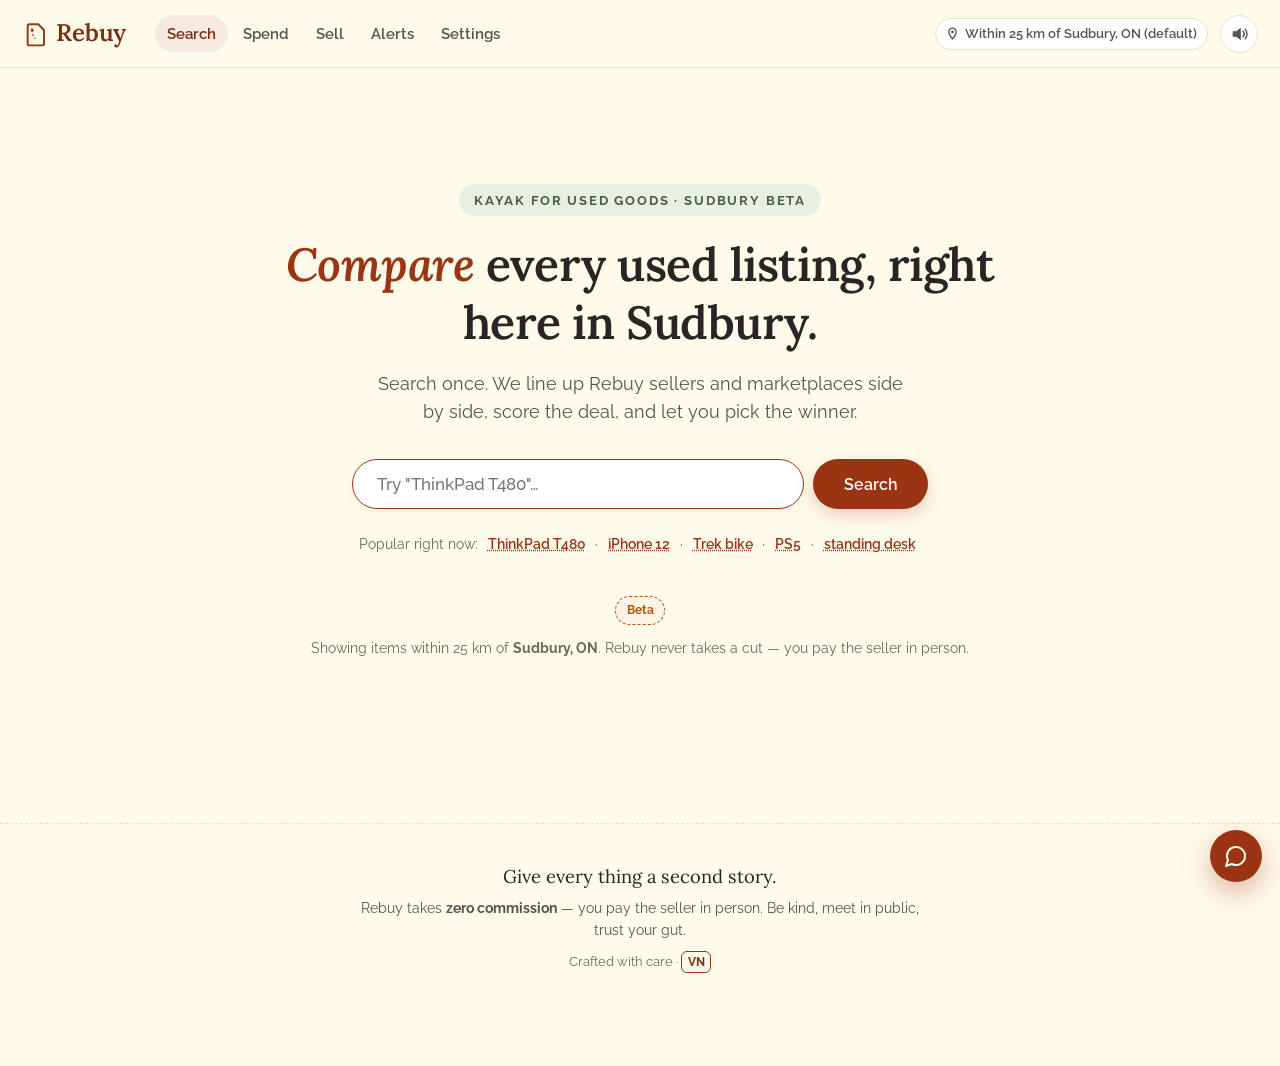
<file: index.html>
<!DOCTYPE html>
<html lang="en">
<head>
<meta charset="utf-8">
<meta name="viewport" content="width=device-width, initial-scale=1">
<title>Rebuy — Compare used listings around Sudbury</title>
<meta name="description" content="Rebuy is a calm comparison engine for used goods in the Sudbury, Ontario area. Search once, compare Rebuy sellers, eBay and the second-hand web side by side, and see the true deal.">
<link rel="preconnect" href="https://fonts.googleapis.com">
<link rel="preconnect" href="https://fonts.gstatic.com" crossorigin>
<link href="https://fonts.googleapis.com/css2?family=Lora:wght@500;600&family=Raleway:wght@400;500;600;700&display=swap" rel="stylesheet">
<link rel="stylesheet" href="styles.css">
</head>
<body>
<a class="skip" href="#view">Skip to content</a>

<header class="site-header">
  <a class="brand" href="#/" aria-label="Rebuy home">
    <span class="brand-mark" aria-hidden="true">
      <svg viewBox="0 0 32 32" width="26" height="26"><path d="M9 4h11l7 7v17a2 2 0 0 1-2 2H9a2 2 0 0 1-2-2V6a2 2 0 0 1 2-2z" fill="none" stroke="currentColor" stroke-width="2.4"/><circle cx="12.5" cy="11" r="1.8" fill="currentColor"/><path d="M12.5 11c0 5 1.5 8 4 10.5" fill="none" stroke="currentColor" stroke-width="1.6" stroke-dasharray="2.5 2.5"/></svg>
    </span>
    <span class="brand-word">Rebuy</span>
  </a>
  <nav class="site-nav" aria-label="Primary">
    <a href="#/" data-nav="home">Search</a>
    <a href="#/spend" data-nav="spend">Spend</a>
    <a href="#/sell" data-nav="sell">Sell</a>
    <a href="#/alerts" data-nav="alerts">Alerts <span class="nav-dot" id="alertsDot" hidden></span></a>
    <a href="#/settings" data-nav="settings">Settings</a>
  </nav>
  <div class="header-right">
    <a class="location-pill" id="locationPill" href="#/settings" title="Your search area — change radius in Settings">
      <svg viewBox="0 0 16 16" width="13" height="13" aria-hidden="true"><path d="M8 1.5a4.5 4.5 0 0 1 4.5 4.5c0 3.2-4.5 8.5-4.5 8.5S3.5 9.2 3.5 6A4.5 4.5 0 0 1 8 1.5z" fill="none" stroke="currentColor" stroke-width="1.6"/><circle cx="8" cy="6" r="1.6" fill="currentColor"/></svg>
      <span class="pill-full" id="locationLabel">Sudbury, ON</span><span class="pill-short" id="locationLabelShort">25 km · Sudbury, ON</span>
    </a>
    <button class="icon-btn" id="muteBtn" type="button" aria-label="Toggle sound" title="Toggle sound">
      <svg id="soundOnIcon" viewBox="0 0 20 20" width="18" height="18" aria-hidden="true"><path d="M3 7v6h4l5 4V3L7 7H3z" fill="currentColor"/><path d="M14.5 7a4.5 4.5 0 0 1 0 6M16.8 4.8a7.5 7.5 0 0 1 0 10.4" fill="none" stroke="currentColor" stroke-width="1.6" stroke-linecap="round"/></svg>
      <svg id="soundOffIcon" viewBox="0 0 20 20" width="18" height="18" aria-hidden="true" hidden><path d="M3 7v6h4l5 4V3L7 7H3z" fill="currentColor"/><path d="M14 8l5 5m0-5l-5 5" stroke="currentColor" stroke-width="1.6" stroke-linecap="round"/></svg>
    </button>
  </div>
</header>

<main id="view" class="view" aria-live="polite"></main>

<!-- Compare tray -->
<div class="compare-tray" id="compareTray" hidden>
  <div class="tray-inner">
    <span class="tray-count"><strong id="trayCount">0</strong> selected</span>
    <span class="tray-hint">Pick 2–4 listings to compare side by side</span>
    <div class="tray-actions">
      <button class="btn btn-ghost" id="trayClear" type="button">Clear</button>
      <a class="btn btn-primary" id="trayGo" href="#/compare">Compare</a>
    </div>
  </div>
</div>

<!-- Modal root -->
<div class="modal-backdrop" id="modalBackdrop" hidden>
  <div class="modal" role="dialog" aria-modal="true" id="modalBox"></div>
</div>

<!-- Toasts -->
<div class="toast-region" id="toastRegion" aria-live="polite"></div>

<!-- Mobile tab bar (≤960px): the desktop nav hides there, so this keeps
     Search / Spend / Sell / Alerts / Settings reachable on phones. -->
<nav class="mobile-tabs" aria-label="Primary mobile">
  <a href="#/" data-nav="home">
    <svg viewBox="0 0 20 20" width="20" height="20" aria-hidden="true"><circle cx="9" cy="9" r="5.5" fill="none" stroke="currentColor" stroke-width="1.8"/><path d="M13.5 13.5L17 17" stroke="currentColor" stroke-width="1.8" stroke-linecap="round"/></svg>
    <span>Search</span>
  </a>
  <a href="#/spend" data-nav="spend">
    <svg viewBox="0 0 20 20" width="20" height="20" aria-hidden="true"><path d="M4 16V10M10 16V4M16 16v-4" fill="none" stroke="currentColor" stroke-width="1.8" stroke-linecap="round"/></svg>
    <span>Spend</span>
  </a>
  <a href="#/sell" data-nav="sell">
    <svg viewBox="0 0 20 20" width="20" height="20" aria-hidden="true"><path d="M3 3h7l9 9-7 7-9-9V3z" fill="none" stroke="currentColor" stroke-width="1.8" stroke-linejoin="round"/><circle cx="8" cy="8" r="1.6" fill="currentColor"/></svg>
    <span>Sell</span>
  </a>
  <a href="#/alerts" data-nav="alerts">
    <svg viewBox="0 0 20 20" width="20" height="20" aria-hidden="true"><path d="M10 3a5 5 0 0 1 5 5v3l1.5 2.5h-13L5 11V8a5 5 0 0 1 5-5z" fill="none" stroke="currentColor" stroke-width="1.8" stroke-linejoin="round"/><path d="M8.5 16.5a1.8 1.8 0 0 0 3 0" fill="none" stroke="currentColor" stroke-width="1.8" stroke-linecap="round"/></svg>
    <span>Alerts</span>
  </a>
  <a href="#/settings" data-nav="settings">
    <svg viewBox="0 0 20 20" width="20" height="20" aria-hidden="true"><circle cx="10" cy="10" r="2.6" fill="none" stroke="currentColor" stroke-width="1.8"/><path d="M10 2.5v2.6M10 14.9v2.6M2.5 10h2.6M14.9 10h2.6M4.7 4.7l1.8 1.8M13.5 13.5l1.8 1.8M15.3 4.7l-1.8 1.8M6.5 13.5l-1.8 1.8" stroke="currentColor" stroke-width="1.8" stroke-linecap="round"/></svg>
    <span>Settings</span>
  </a>
</nav>

<footer class="site-footer">
  <p class="footer-tag">Give every thing a second story.</p>
  <p class="footer-note">Rebuy takes <strong>zero commission</strong> — you pay the seller in person. Be kind, meet in public, trust your gut.</p>
  <p class="footer-sig">Crafted with care · <span class="vn">VN</span></p>
</footer>

<script src="js/geo.js"></script>
<script src="js/deals.js"></script>
<script src="js/offers.js"></script>
<script src="js/spend.js"></script>
<script src="js/store.js"></script>
<script src="js/seed.js"></script>
<script src="js/sound.js"></script>
<script src="js/charts.js"></script>
<script src="js/sources/adapter.js"></script>
<script src="js/sources/ebay.js"></script>
<script src="js/sources/google.js"></script>
<script src="js/sources/deeplinks.js"></script>
<script src="js/sources/rebuy.js"></script>
<script src="js/icons.js"></script>
<script src="js/faq-kb.js"></script>
<script src="js/chatbot.js"></script>
<script src="js/ui.js"></script>
<script src="js/app.js"></script>
</body>
</html>
</file>
<file: styles.css>
@import "vendor/open-props.min.css";
/* Rebuy — calm design system.
   Tokens: cream paper, deep terracotta, sage, amber. Lora + Raleway.
   Structure (radii, shadows, spacing) rides Open Props tokens;
   the calm palette stays bespoke. Restraint is the aesthetic:
   generous whitespace, soft shadows, one orchestrated motion moment
   per view, nothing that shouts. */

/* The `hidden` attribute must always win: several components (modal
   backdrop, compare tray) set `display` in their own rules, which would
   otherwise override the UA stylesheet and leave invisible overlays
   blocking the page. Bug found 2026-10-14. */
[hidden] { display: none !important; }

:root {
  --cream: #FFFBEB;
  --cream-deep: #FAF3E3;
  --card: #FFFFFF;
  --ink: #292524;
  --ink-soft: #57534E;
  --ink-faint: #6E6759; /* darkened 2026-10-14: was #8a8378 (3.6:1) — now 5.4:1 on cream, WCAG AA */
  --clay: #9A3412;
  --clay-deep: #7C2D12;
  --clay-soft: #F6E9E0;
  --sage: #5F7A61;
  --sage-deep: #47603f;
  --sage-soft: #E9EFE4;
  --amber: #B45309;
  --amber-soft: #FBF3E4;
  --blush: #F8F2EF;
  --line: #EBDFC9;
  --radius: var(--radius-3);
  --radius-sm: 12px;
  /* Warm-tinted shadows: Open Props shapes, Rebuy's terracotta soul. */
  --shadow-color: 18 55% 32%;
  --shadow: var(--shadow-2);
  --shadow-lift: var(--shadow-3);
  --ease: cubic-bezier(.22, .61, .36, 1);
}

* { box-sizing: border-box; }
html { scroll-behavior: smooth; }
body {
  margin: 0;
  background: var(--cream);
  color: var(--ink);
  font-family: Raleway, system-ui, sans-serif;
  font-size: 16px;
  line-height: 1.6;
  -webkit-font-smoothing: antialiased;
}
h1, h2, h3, .serif { font-family: Lora, Georgia, serif; font-weight: 600; line-height: 1.25; }
h1 { font-size: clamp(1.9rem, 4.5vw, 2.9rem); margin: 0 0 .4em; letter-spacing: -.01em; }
h2 { font-size: 1.45rem; margin: 0 0 .6em; }
h3 { font-size: 1.1rem; margin: 0 0 .4em; }
p { margin: 0 0 1em; }
a { color: var(--clay); }
img { max-width: 100%; display: block; }

.skip {
  position: absolute; left: -9999px; top: 0; background: var(--clay);
  color: #fff; padding: .6em 1em; border-radius: 0 0 10px 0; z-index: 200;
}
.skip:focus { left: 0; }

.view { max-width: 1180px; margin: 0 auto; padding: 2.2rem 1.4rem 4rem; min-height: 60vh; }
.view-narrow { max-width: 760px; }

/* ---------- header ---------- */
.site-header {
  display: flex; align-items: center; gap: 1.2rem;
  padding: .9rem 1.4rem;
  background: rgba(255, 251, 235, .92);
  backdrop-filter: blur(8px);
  border-bottom: 1px solid var(--line);
  position: sticky; top: 0; z-index: 50;
}
.brand { display: flex; align-items: center; gap: .5rem; text-decoration: none; color: var(--clay-deep); }
.brand-mark { display: inline-flex; color: var(--clay); }
.brand-word { font-family: Lora, serif; font-size: 1.5rem; font-weight: 600; letter-spacing: -.01em; }
.site-nav { display: flex; gap: .2rem; margin-left: .6rem; }
.site-nav a {
  text-decoration: none; color: var(--ink-soft); font-weight: 600; font-size: .93rem;
  padding: .45em .8em; border-radius: var(--radius-round); transition: background .15s var(--ease), color .15s;
  position: relative;
}
.site-nav a:hover { background: var(--blush); color: var(--ink); }
.site-nav a.active { background: var(--clay-soft); color: var(--clay-deep); }
.nav-dot {
  display: inline-block; width: 7px; height: 7px; border-radius: 50%;
  background: var(--sage); margin-left: 2px; vertical-align: 2px;
}
.header-right { margin-left: auto; display: flex; align-items: center; gap: .7rem; }
.location-pill {
  display: inline-flex; align-items: center; gap: .35rem;
  font-size: .82rem; font-weight: 600; color: var(--ink-soft);
  background: var(--card); border: 1px solid var(--line);
  padding: .35em .8em; border-radius: var(--radius-round);
}
.icon-btn {
  border: 1px solid var(--line); background: var(--card); color: var(--ink-soft);
  width: 38px; height: 38px; border-radius: 50%; cursor: pointer;
  display: inline-flex; align-items: center; justify-content: center;
  transition: transform .15s var(--ease), background .15s;
}
.icon-btn:hover { background: var(--blush); }
.icon-btn:active { transform: scale(.96); }

/* ---------- buttons / inputs ---------- */
.btn {
  display: inline-flex; align-items: center; justify-content: center; gap: .4em;
  font: 600 .95rem Raleway, sans-serif; border-radius: var(--radius-round); cursor: pointer;
  padding: .65em 1.4em; border: 1px solid transparent; text-decoration: none;
  transition: background .15s var(--ease), transform .12s var(--ease), box-shadow .15s;
}
.btn:active { transform: scale(.98); }
.btn-primary { background: var(--clay); color: #fff; box-shadow: 0 6px 18px rgba(154,52,18,.22); }
.btn-primary:hover { background: var(--clay-deep); }
.btn-ghost { background: transparent; color: var(--clay-deep); border-color: var(--line); }
.btn-ghost:hover { background: var(--blush); }
.btn-soft { background: var(--sage-soft); color: var(--sage-deep); }
.btn-soft:hover { background: #dde8d6; }
.btn-sm { padding: .4em 1em; font-size: .86rem; }
.btn[disabled] { opacity: .5; cursor: not-allowed; }

input[type="text"], input[type="number"], input[type="search"], select, textarea {
  font: 500 1rem Raleway, sans-serif; color: var(--ink);
  background: var(--card); border: 1.5px solid var(--line); border-radius: var(--radius-sm);
  padding: .65em .9em; width: 100%;
  transition: border-color .15s, box-shadow .15s;
}
input:focus, select:focus, textarea:focus {
  outline: none; border-color: var(--clay); box-shadow: 0 0 0 3px rgba(154,52,18,.12);
}
label.field { display: block; margin-bottom: 1rem; }
label.field > span { display: block; font-weight: 600; font-size: .88rem; margin-bottom: .35em; color: var(--ink-soft); }
.hint { font-size: .84rem; color: var(--ink-faint); }

/* ---------- homepage hero ---------- */
.hero { text-align: center; padding: 9vh 1rem 6vh; animation: rise .5s var(--ease) both; }
.hero-eyebrow {
  display: inline-block; font-size: .82rem; font-weight: 700; letter-spacing: .14em;
  text-transform: uppercase; color: var(--sage-deep);
  background: var(--sage-soft); padding: .4em 1.1em; border-radius: var(--radius-round); margin-bottom: 1.2rem;
}
.hero h1 .word-compare { color: var(--clay); font-style: italic; }
.hero .tagline { font-size: 1.12rem; color: var(--ink-soft); max-width: 34rem; margin: 0 auto 2rem; }
.search-hero { display: flex; gap: .6rem; max-width: 36rem; margin: 0 auto; }
.search-hero input[type="search"] {
  border-radius: var(--radius-round); padding: .85em 1.4em; font-size: 1.05rem;
  box-shadow: var(--shadow);
}
.search-hero .btn { padding: .85em 1.8em; font-size: 1.02rem; white-space: nowrap; }
.quick-searches { margin-top: 1.4rem; font-size: .9rem; color: var(--ink-faint); }
.quick-searches button {
  background: none; border: none; color: var(--clay); font: 600 .9rem Raleway, sans-serif;
  cursor: pointer; padding: .2em .4em; border-radius: 6px; text-decoration: underline dotted;
}
.quick-searches button:hover { color: var(--clay-deep); }
.hero-note { margin-top: 2.6rem; font-size: .85rem; color: var(--ink-faint); }
.beta-badge {
  display: inline-block; font-size: .75rem; font-weight: 700; color: var(--amber);
  background: var(--amber-soft); border: 1px dashed var(--amber);
  padding: .3em .9em; border-radius: var(--radius-round); margin-bottom: .8rem;
}

/* ---------- results layout ---------- */
.results-head { margin-bottom: 1.2rem; animation: rise .45s var(--ease) both; }
.results-head h1 { font-size: 1.7rem; margin-bottom: .2rem; }
.results-meta { color: var(--ink-soft); font-size: .92rem; }
.filter-bar {
  display: flex; flex-wrap: wrap; gap: .6rem; align-items: center;
  background: var(--card); border: 1px solid var(--line); border-radius: var(--radius);
  padding: .8rem 1rem; margin-bottom: 1.4rem; box-shadow: var(--shadow);
}
.filter-bar .f { min-width: 130px; flex: 1 1 130px; }
.filter-bar .f-narrow { min-width: 96px; flex: 0 1 110px; }
.filter-bar label { font-size: .74rem; font-weight: 700; text-transform: uppercase; letter-spacing: .06em; color: var(--ink-faint); display: block; margin-bottom: .25em; }
.source-chips { display: flex; flex-wrap: wrap; gap: .45rem; margin: .2rem 0 1.2rem; }
.chip {
  font: 600 .85rem Raleway, sans-serif; border: 1.5px solid var(--line); background: var(--card);
  color: var(--ink-soft); border-radius: var(--radius-round); padding: .55em 1.05em; cursor: pointer;
  transition: border-color .15s var(--ease), background .15s var(--ease), color .15s var(--ease);
}
.chip[aria-pressed="true"] { background: var(--clay); border-color: var(--clay); color: #fff; }
.chip:disabled { opacity: .45; cursor: not-allowed; text-decoration: line-through; }
.chip:not(:disabled):hover { border-color: var(--clay); color: var(--clay-deep); }

.results-grid { display: grid; grid-template-columns: minmax(0, 1fr) 340px; gap: 1.6rem; align-items: start; }
.zone-title {
  display: flex; align-items: baseline; gap: .6rem; margin-bottom: .9rem;
  border-bottom: 2px dashed var(--line); padding-bottom: .5rem;
}
.zone-title h2 { margin: 0; font-size: 1.25rem; }
.zone-title .count { font-size: .85rem; color: var(--ink-faint); font-weight: 600; }
.side-panel {
  background: var(--card); border: 1px solid var(--line); border-radius: var(--radius);
  padding: 1.1rem; box-shadow: var(--shadow); position: sticky; top: 76px;
}
.side-panel h2 { font-size: 1.15rem; }
.tier-label {
  font-size: .72rem; font-weight: 700; text-transform: uppercase; letter-spacing: .08em;
  color: var(--ink-faint); margin: 1rem 0 .5rem;
  display: flex; align-items: center; gap: .4rem;
}
.tier-label:first-of-type { margin-top: .4rem; }
.mode-note {
  font-size: .8rem; color: var(--ink-soft); background: var(--blush);
  border-radius: var(--radius-sm); padding: .55em .8em; margin-bottom: .6rem;
}
.mode-note.demo { background: var(--amber-soft); color: #6b3a06; }
.mode-note a { color: var(--clay-deep); font-weight: 700; }

/* ---------- shopping cards (Google-Shopping pattern, calm theme) ---------- */
.cards { display: grid; grid-template-columns: repeat(auto-fill, minmax(230px, 1fr)); gap: var(--size-4); }
/* Best-value spotlight: featured pick at the top of the results column. */
.best-value {
  display: grid; grid-template-columns: 240px minmax(0, 1fr); gap: 1.1rem;
  background: var(--card); border: 2px solid var(--sage); border-radius: var(--radius);
  padding: 1rem 1.1rem 1.1rem; margin: 0 0 1.3rem; box-shadow: var(--shadow);
  position: relative;
}
.best-value .shop-media { border-radius: calc(var(--radius) - 4px); }
.bv-badge {
  position: absolute; top: -.75rem; left: 1rem; z-index: 2;
  display: inline-flex; align-items: center; gap: .35rem;
  background: var(--sage); color: #fff; font-size: .72rem; font-weight: 800;
  letter-spacing: .05em; text-transform: uppercase;
  padding: .3rem .7rem; border-radius: var(--radius-round);
  box-shadow: 0 4px 12px rgba(0,0,0,.14);
}
.f-check { display: flex; align-items: flex-end; padding-bottom: .1rem; }
.check-label {
  display: inline-flex; align-items: center; gap: .45rem;
  font-size: .85rem; font-weight: 600; color: var(--ink-soft); cursor: pointer;
  white-space: nowrap;
}
.check-label input { width: 1rem; height: 1rem; accent-color: var(--clay); }
@media (max-width: 640px) {
  .best-value { grid-template-columns: 1fr; }
}
.shop-card {
  background: var(--card); border: 1px solid var(--line); border-radius: var(--radius);
  overflow: hidden; box-shadow: var(--shadow); display: flex; flex-direction: column;
  transition: transform .2s var(--ease), box-shadow .2s var(--ease);
}
.shop-card:hover { transform: translateY(-3px); box-shadow: var(--shadow-lift); }
.shop-card:hover .shop-media img { transform: scale(1.04); }
.shop-media { overflow: hidden; }
.shop-media img { transition: transform .35s var(--ease); }
/* Skeleton shimmer while results gather — calm, not flashy. */
.skel { position: relative; overflow: hidden; background: var(--cream-deep); border-radius: var(--radius-sm); min-height: 90px; }
.skel::after {
  content: ""; position: absolute; inset: 0;
  background: linear-gradient(100deg, transparent 20%, rgba(255,255,255,.55) 50%, transparent 80%);
  animation: shimmer 1.4s var(--ease) infinite;
}
@keyframes shimmer { from { transform: translateX(-100%); } to { transform: translateX(100%); } }
.shop-media {
  display: block; aspect-ratio: 4 / 3; background: var(--cream-deep); position: relative;
}
.shop-media img {
  position: relative; width: 100%; height: 100%; object-fit: contain; background: var(--cream-deep);
}
.shop-noimg {
  position: absolute; inset: 0; display: flex; align-items: center; justify-content: center;
  font-family: Lora, Georgia, serif; font-size: 3rem; font-weight: 600; color: var(--line);
}
.demo-pill {
  position: absolute; top: .6rem; left: .6rem; z-index: 2;
  font-size: .68rem; font-weight: 800; letter-spacing: .06em; text-transform: uppercase;
  background: var(--amber-soft); color: #7a4a08; border: 1px solid var(--amber);
  padding: .25em .7em; border-radius: var(--radius-round);
}
.shop-body {
  padding: .85rem 1rem 1rem; display: flex; flex-direction: column; gap: .45rem;
  flex: 1; min-width: 0;
}
.shop-mkt {
  display: flex; align-items: center; gap: .45rem;
  font-size: .72rem; font-weight: 800; letter-spacing: .06em; text-transform: uppercase;
  color: var(--ink-soft);
}
.shop-title {
  font-size: .95rem; font-weight: 600; line-height: 1.4; margin: 0;
  display: -webkit-box; -webkit-line-clamp: 2; -webkit-box-orient: vertical; overflow: hidden;
  min-height: 2.66em;
}
.shop-title a { color: var(--ink); text-decoration: none; }
.shop-title a:hover { color: var(--clay-deep); text-decoration: underline; }
.shop-stars { line-height: 1; display: flex; align-items: center; }
.shop-stars .stars-row { display: inline-flex; gap: 3px; }
.shop-stars .st { display: inline-flex; color: #D9CFB9; }
.shop-stars .st.on { color: var(--amber); }
.shop-stars .pct { color: var(--ink-faint); font-size: .75rem; margin-left: .45em; font-weight: 600; }
.shop-price-row { display: flex; align-items: center; gap: .6rem; flex-wrap: wrap; }
.shop-price { font-size: 1.7rem; font-weight: 800; color: var(--ink); letter-spacing: -.01em; }
.cond-pill {
  font-size: .72rem; font-weight: 700; padding: .3em .75em; border-radius: var(--radius-round);
  background: var(--sage-soft); color: var(--sage-deep); white-space: nowrap;
}
.shop-badges { display: flex; }
.shop-dist, .shop-seller { font-size: .8rem; color: var(--ink-faint); }
.shop-snippet {
  font-size: .8rem; color: var(--ink-soft); margin: 0;
  display: -webkit-box; -webkit-line-clamp: 2; -webkit-box-orient: vertical; overflow: hidden;
}
.shop-actions {
  margin-top: auto; padding-top: .55rem;
  display: flex; flex-wrap: wrap; gap: .5rem; align-items: center;
}
.shop-actions .btn-sm, .shop-actions .compare-check { min-height: 44px; }
.source-badge {
  display: inline-block; font-size: .72rem; font-weight: 700; letter-spacing: .05em;
  text-transform: uppercase; padding: .25em .7em; border-radius: var(--radius-round);
  background: var(--sage-soft); color: var(--sage-deep);
}
.source-badge.ebay { background: #e8eefc; color: #1d4fa3; }
.source-badge.web { background: var(--amber-soft); color: #7a4a08; }
.compare-check {
  display: inline-flex; align-items: center; gap: .35em;
  font-size: .83rem; font-weight: 600; color: var(--ink-soft); cursor: pointer;
  border: 1.5px solid var(--line); border-radius: var(--radius-round); padding: .35em .9em;
  transition: border-color .15s var(--ease), background .15s var(--ease), color .15s var(--ease); user-select: none;
}
.compare-check input { accent-color: var(--sage); width: 15px; height: 15px; margin: 0; }
.compare-check.on { border-color: var(--sage); background: var(--sage-soft); color: var(--sage-deep); }
.reduced-flag {
  display: inline-block; font-size: .72rem; font-weight: 700; color: #fff;
  background: var(--clay); border-radius: 6px; padding: .2em .6em; margin-left: .5em;
  vertical-align: 2px;
}

/* hang-tag deal badge */
.deal-tag {
  display: inline-flex; align-items: center; gap: .35em;
  font-size: .78rem; font-weight: 700;
  padding: .32em .8em .32em .6em; border-radius: 8px var(--radius-round) var(--radius-round) 8px;
  position: relative;
}
.deal-tag::before {
  content: ""; width: 7px; height: 7px; border-radius: 50%;
  background: var(--cream); box-shadow: inset 0 0 0 1.5px rgba(0,0,0,.18);
}
.deal-tag.great { background: var(--sage); color: #fff; }
.deal-tag.fair { background: var(--amber); color: #fff; }
.deal-tag.over { background: #b8ab98; color: #292524; }
.deal-tag .basis { font-weight: 500; opacity: .85; font-size: .72rem; }

/* (external results now render as shopping cards — see above) */
.deep-links { list-style: none; margin: .4rem 0 0; padding: 0; display: grid; gap: .35rem; }
.deep-links a {
  display: flex; justify-content: space-between; align-items: center;
  text-decoration: none; color: var(--ink); font-weight: 600; font-size: .9rem;
  background: var(--cream-deep); border: 1px dashed var(--line);
  border-radius: var(--radius-sm); padding: .6em .9em;
  transition: border-color .15s, background .15s;
}
.deep-links a:hover { border-color: var(--clay); background: var(--blush); }
.deep-links .arrow { color: var(--clay); }
.honest-note { font-size: .78rem; color: var(--ink-faint); font-style: italic; margin-top: .7rem; }

/* ---------- second-hand search engine: marketplace groups + chip row ---------- */
.market-group { margin-bottom: .9rem; }
.mkt-head {
  display: flex; align-items: center; gap: .5rem;
  font-size: .82rem; font-weight: 700; color: var(--ink-soft);
  padding: .35rem .1rem; border-bottom: 1px solid var(--line); margin-bottom: .25rem;
}
.mkt-dot { width: .6rem; height: .6rem; border-radius: 50%; flex: none; }
.mkt-name { letter-spacing: .02em; }
.mkt-count {
  margin-left: auto; font-size: .72rem; font-weight: 700; color: var(--ink-faint);
  background: var(--cream-deep); border: 1px solid var(--line);
  border-radius: var(--radius-round); padding: .1em .65em;
}
.search-chips { display: flex; flex-wrap: wrap; gap: .45rem; margin: .5rem 0 .2rem; }
.search-chip {
  display: inline-flex; align-items: center; gap: .45em;
  text-decoration: none; color: var(--ink); font-weight: 600; font-size: .85rem;
  background: var(--cream-deep); border: 1px solid var(--line);
  border-radius: var(--radius-round); padding: .6em 1.1em;
  transition: border-color .15s, background .15s, transform .15s;
}
.search-chip:hover { border-color: var(--clay); background: var(--blush); transform: translateY(-1px); }
.search-chip .arrow { color: var(--clay); font-size: .8em; }

/* ---------- compare tray ---------- */
.compare-tray {
  position: fixed; left: 0; right: 0; bottom: 0; z-index: 60;
  padding: .8rem 1rem calc(.8rem + env(safe-area-inset-bottom));
  animation: trayUp .3s var(--ease) both;
}
.tray-inner {
  max-width: 720px; margin: 0 auto; background: var(--ink); color: #f5efe4;
  border-radius: var(--radius-round); padding: .55rem .6rem .55rem 1.3rem;
  display: flex; align-items: center; gap: 1rem;
  box-shadow: 0 18px 50px rgba(41, 37, 36, .35);
}
.tray-count strong { font-size: 1.15rem; }
.tray-hint { font-size: .82rem; opacity: .7; }
.tray-actions { margin-left: auto; display: flex; gap: .5rem; align-items: center; }
.tray-actions .btn-ghost { color: #f5efe4; border-color: rgba(255,255,255,.25); }
.tray-actions .btn-ghost:hover { background: rgba(255,255,255,.12); }

/* ---------- compare table ---------- */
.cmp-scroll { overflow-x: auto; border-radius: var(--radius); border: 1px solid var(--line); background: var(--card); box-shadow: var(--shadow); }
.cmp-table { border-collapse: collapse; width: 100%; min-width: 640px; }
.cmp-table th, .cmp-table td { padding: .8rem 1rem; text-align: left; border-bottom: 1px solid var(--line); vertical-align: top; }
.cmp-table thead th { background: var(--cream-deep); font-family: Lora, serif; font-size: 1rem; }
.cmp-table tbody th { font-size: .78rem; text-transform: uppercase; letter-spacing: .06em; color: var(--ink-faint); width: 130px; background: var(--cream-deep); }
.cmp-table img { width: 120px; height: 96px; object-fit: cover; border-radius: var(--radius-sm); }
.best-cell { background: var(--sage-soft); font-weight: 700; color: var(--sage-deep); }

/* ---------- listing detail ---------- */
.detail-grid { display: grid; grid-template-columns: minmax(0, 1.15fr) minmax(0, 1fr); gap: 2rem; align-items: start; }
.detail-photo { border-radius: var(--radius); box-shadow: var(--shadow); background: var(--blush); width: 100%; }
.detail-price { font-size: 2rem; font-weight: 800; color: var(--ink); letter-spacing: -.01em; }
.seller-card, .panel {
  background: var(--card); border: 1px solid var(--line); border-radius: var(--radius);
  padding: 1.1rem 1.2rem; box-shadow: var(--shadow); margin-bottom: 1.1rem;
}
.seller-row { display: flex; align-items: center; gap: .8rem; }
.avatar {
  width: 46px; height: 46px; border-radius: 50%; background: var(--clay-soft);
  color: var(--clay-deep); display: inline-flex; align-items: center; justify-content: center;
  font: 700 1.1rem Lora, serif; flex: none;
}
.verified { display: inline-flex; align-items: center; gap: .3em; font-size: .78rem; font-weight: 700; color: var(--sage-deep); }
.verified svg { flex: none; }
.back-link { display: inline-flex; align-items: center; gap: .45em; font-weight: 600; }
.status-line { display: flex; align-items: center; gap: .5em; font-size: .85rem; margin-top: .5rem; }
.status-line svg { flex: none; }
.search-chip .arrow { display: inline-flex; color: var(--clay); }
.btn svg, .shop-actions svg { flex: none; }
/* Visible keyboard focus everywhere — calm clay ring. */
:focus-visible { outline: 2px solid var(--clay); outline-offset: 2px; border-radius: 4px; }
.comps-list { list-style: none; margin: 0; padding: 0; display: flex; flex-wrap: wrap; gap: .45rem; }
.comps-list li { background: var(--blush); border-radius: 8px; padding: .3em .7em; font-size: .85rem; font-weight: 600; }
.safety { font-size: .88rem; background: var(--sage-soft); border-radius: var(--radius-sm); padding: .9em 1.1em; }
.safety ul { margin: .4em 0 0; padding-left: 1.2em; }
.zero-cut {
  font-size: .85rem; color: var(--ink-soft); background: var(--cream-deep);
  border: 1px dashed var(--line); border-radius: var(--radius-sm);
  padding: .7em 1em; margin-top: .8rem;
}
.zero-cut strong { color: var(--sage-deep); }

/* ---------- mobile tab bar ---------- */
.mobile-tabs {
  display: none;
  position: fixed; left: 0; right: 0; bottom: 0; z-index: 110;
  background: rgba(255, 251, 235, .94);
  -webkit-backdrop-filter: blur(10px); backdrop-filter: blur(10px);
  border-top: 1px solid var(--line);
  padding: .45rem .3rem calc(.45rem + env(safe-area-inset-bottom, 0px));
}
.mobile-tabs a {
  flex: 1; display: flex; flex-direction: column; align-items: center; gap: 2px;
  color: var(--ink-faint); text-decoration: none; font-size: .68rem; font-weight: 600;
  padding: .3rem 0; border-radius: var(--radius-sm);
  -webkit-tap-highlight-color: transparent;
}
.mobile-tabs a.active { color: var(--clay-deep); }
.mobile-tabs a:active { background: var(--cream-deep); }

/* ---------- message thread ---------- */
.msg-thread { display: grid; gap: .6rem; max-height: 300px; overflow: auto; margin: 1rem 0; padding: .2rem; }
.msg { max-width: 85%; padding: .6em .9em; border-radius: var(--radius-sm); }
.msg p { margin: 0 0 .25em; font-size: .92rem; }
.msg.mine { justify-self: end; background: var(--sage-soft); border: 1px solid var(--line); border-bottom-right-radius: 4px; }
.msg.theirs { justify-self: start; background: var(--card); border: 1px solid var(--line); border-bottom-left-radius: 4px; }
.msg-compose { display: flex; gap: .5rem; }
.msg-compose input { flex: 1; padding: .7em 1em; border: 1px solid var(--line); border-radius: var(--radius-sm); font: inherit; background: var(--card); }

/* ---------- modal / toast ---------- */
.modal-backdrop {
  position: fixed; inset: 0; background: rgba(41, 37, 36, .45); z-index: 100;
  display: flex; align-items: center; justify-content: center; padding: 1rem;
  animation: fadeIn .2s var(--ease) both;
}
.modal {
  background: var(--cream); border-radius: var(--radius); max-width: 520px; width: 100%;
  max-height: 88vh; overflow: auto; padding: 1.6rem; box-shadow: 0 30px 80px rgba(0,0,0,.25);
  animation: pop .25s var(--ease) both;
}
.modal h2 { margin-top: 0; }
.modal-actions { display: flex; gap: .6rem; justify-content: flex-end; margin-top: 1.2rem; }
.toast-region { position: fixed; bottom: 1.2rem; left: 50%; transform: translateX(-50%); z-index: 120; display: grid; gap: .5rem; width: min(92vw, 420px); }
.toast {
  background: var(--ink); color: #f5efe4; border-radius: var(--radius-sm);
  padding: .8em 1.1em; font-size: .9rem; box-shadow: 0 12px 30px rgba(0,0,0,.25);
  animation: trayUp .3s var(--ease) both; display: flex; gap: .6rem; align-items: center;
}
.toast.success { border-left: 4px solid var(--sage); }
.toast.error { border-left: 4px solid var(--clay); }

/* ---------- spend ---------- */
.spend-hero {
  background: linear-gradient(135deg, var(--sage-soft), var(--cream-deep));
  border: 1px solid var(--line); border-radius: var(--radius);
  padding: 1.6rem; margin-bottom: 1.2rem; box-shadow: var(--shadow);
  display: grid; grid-template-columns: 1fr 1fr; gap: 1rem;
}
.spend-hero .big { font-family: Lora, serif; font-size: 2.4rem; font-weight: 600; color: var(--sage-deep); }
.spend-hero .lbl { font-size: .8rem; font-weight: 700; text-transform: uppercase; letter-spacing: .08em; color: var(--ink-soft); }
.range-pills { display: flex; gap: .4rem; margin: .6rem 0 1rem; }
.range-pills .chip { font-size: .78rem; }
canvas.chart { width: 100%; display: block; }

/* ---------- sell flow ---------- */
.steps { display: flex; gap: .4rem; margin-bottom: 1.4rem; }
.step-dot { flex: 1; height: 6px; border-radius: 3px; background: var(--line); }
.step-dot.done { background: var(--sage); }
.step-dot.now { background: var(--clay); }
.photo-preview { display: flex; gap: .6rem; flex-wrap: wrap; margin-top: .6rem; }
.photo-preview img { width: 96px; height: 80px; object-fit: cover; border-radius: var(--radius-sm); border: 1px solid var(--line); }
.guidance {
  background: var(--sage-soft); border-radius: var(--radius-sm); padding: 1em 1.2em; margin-top: 1rem;
  font-size: .95rem;
}
.guidance strong { color: var(--sage-deep); font-size: 1.15rem; }
.cond-picker { display: grid; grid-template-columns: repeat(4, 1fr); gap: .5rem; }
.cond-picker button {
  border: 1.5px solid var(--line); background: var(--card); border-radius: var(--radius-sm);
  padding: .7em .3em; font: 600 .85rem Raleway, sans-serif; cursor: pointer; color: var(--ink-soft);
}
.cond-picker button[aria-pressed="true"] { border-color: var(--clay); background: var(--clay-soft); color: var(--clay-deep); }

/* ---------- settings ---------- */
.key-card { margin-bottom: 1.2rem; }
.key-row { display: grid; grid-template-columns: 1fr 1fr; gap: .8rem; }
.status-line.ok { color: var(--sage-deep); font-weight: 600; }
.status-line.off { color: var(--ink-faint); }

/* ---------- footer ---------- */
.site-footer {
  text-align: center; padding: 2.4rem 1.4rem 5rem; color: var(--ink-soft);
  border-top: 1px dashed var(--line); margin-top: 2rem;
}
.footer-tag { font-family: Lora, serif; font-size: 1.15rem; color: var(--ink); margin-bottom: .4rem; }
.footer-note { font-size: .85rem; max-width: 36rem; margin: 0 auto .6rem; }
.footer-sig { font-size: .8rem; color: var(--ink-faint); }
.vn {
  display: inline-block; font-weight: 700; color: var(--clay-deep);
  border: 1.5px solid var(--clay); border-radius: 6px; padding: 0 .45em; font-size: .78rem;
}

/* ---------- misc ---------- */
.empty { text-align: center; padding: 3rem 1rem; color: var(--ink-soft); }
.empty .serif { font-size: 1.4rem; color: var(--ink); margin-bottom: .4rem; }
.kv { display: grid; grid-template-columns: auto 1fr; gap: .3em 1em; font-size: .92rem; }
.kv dt { color: var(--ink-faint); font-weight: 600; }
.kv dd { margin: 0; }
.alert-row {
  display: flex; align-items: center; gap: .8rem; background: var(--card);
  border: 1px solid var(--line); border-radius: var(--radius-sm); padding: .8rem 1rem; margin-bottom: .6rem;
}
.alert-row .grow { flex: 1; min-width: 0; }
.offer-row { display: flex; align-items: center; gap: .8rem; padding: .8rem 0; border-bottom: 1px solid var(--line); }
.offer-row:last-child { border-bottom: none; }
.status-pill { font-size: .75rem; font-weight: 700; padding: .3em .8em; border-radius: var(--radius-round); background: var(--blush); color: var(--ink-soft); }
.status-pill.accepted { background: var(--sage-soft); color: var(--sage-deep); }
.status-pill.countered { background: var(--amber-soft); color: #7a4a08; }

/* ---------- motion ---------- */
@keyframes rise { from { opacity: 0; transform: translateY(12px); } to { opacity: 1; transform: none; } }
@keyframes fadeIn { from { opacity: 0; } to { opacity: 1; } }
@keyframes pop { from { opacity: 0; transform: scale(.97); } to { opacity: 1; transform: none; } }
@keyframes trayUp { from { opacity: 0; transform: translateY(16px); } to { opacity: 1; transform: none; } }

@media (max-width: 960px) {
  .results-grid { grid-template-columns: 1fr; }
  .side-panel { position: static; }
  .detail-grid { grid-template-columns: 1fr; }
  .spend-hero { grid-template-columns: 1fr; }
  .site-nav { display: none; }
  .search-hero { flex-direction: column; }
  /* shopping cards: 2 columns on phones */
  .cards { grid-template-columns: repeat(2, minmax(0, 1fr)); gap: .8rem; }
  .shop-price { font-size: 1.35rem; }
  .shop-body { padding: .7rem .8rem .85rem; }
  /* mobile polish */
  .key-row { grid-template-columns: 1fr; }
  .cond-picker { grid-template-columns: repeat(2, 1fr); }
  .tray-hint { display: none; }
  /* bottom tab bar takes over navigation on phones */
  .mobile-tabs { display: flex; }
  body { padding-bottom: calc(64px + env(safe-area-inset-bottom, 0px)); }
  /* fixed-bottom layers must park ABOVE the tab bar, not under it */
  .compare-tray { bottom: calc(64px + env(safe-area-inset-bottom, 0px)); }
  .toast-region { bottom: calc(64px + 1.2rem + env(safe-area-inset-bottom, 0px)); }
  .chat-bubble { bottom: calc(64px + 1.1rem + env(safe-area-inset-bottom, 0px)); }
  .chat-panel { bottom: calc(64px + 4.9rem + env(safe-area-inset-bottom, 0px)); }
  body.chat-above-tray .chat-bubble { bottom: calc(64px + 5.4rem + env(safe-area-inset-bottom, 0px)); }
}
@media (prefers-reduced-motion: reduce) {
  *, *::before, *::after { animation-duration: .01ms !important; transition-duration: .01ms !important; }
  html { scroll-behavior: auto; }
}

/* ---------- FAQ chatbot widget (calm, on-brand, mobile-first) ---------- */
/* The bubble parks bottom-right above content but below the modal/toast
   layers; it lifts clear of the compare tray and the mobile tab bar so it
   never covers a purchase action. */
.chat-bubble {
  position: fixed; z-index: 90; right: 1.1rem; bottom: 1.1rem;
  width: 52px; height: 52px; border-radius: 50%;
  background: var(--clay); color: #FFFBEB; border: none; cursor: pointer;
  display: inline-flex; align-items: center; justify-content: center;
  box-shadow: 0 10px 28px rgba(154, 52, 18, .35);
  transition: transform .2s var(--ease), background .2s var(--ease);
  -webkit-tap-highlight-color: transparent;
}
.chat-bubble:hover { background: var(--clay-deep); transform: translateY(-1px); }
body.chat-above-tray .chat-bubble { bottom: 5.4rem; }
.chat-panel {
  position: fixed; z-index: 95; right: 1.1rem; bottom: 4.9rem;
  width: min(360px, calc(100vw - 1.5rem)); max-height: min(540px, 72vh);
  display: flex; flex-direction: column;
  background: var(--cream); border: 1px solid var(--line);
  border-radius: var(--radius); box-shadow: 0 24px 70px rgba(41, 37, 36, .28);
  overflow: hidden;
  animation: chatUp .25s var(--ease) both;
}
.chat-panel[hidden] { display: none; }
@keyframes chatUp { from { opacity: 0; transform: translateY(10px); } to { opacity: 1; transform: none; } }
.chat-head {
  display: flex; align-items: center; gap: .5rem;
  padding: .8rem 1rem; background: var(--cream-deep); border-bottom: 1px solid var(--line);
}
.chat-head > div { display: flex; flex-direction: column; }
.chat-head strong { font-family: Lora, serif; font-size: 1rem; }
.chat-status { font-size: .76rem; color: var(--ink-faint); }
.chat-close {
  margin-left: auto; width: 34px; height: 34px; border-radius: 50%;
  border: 1px solid var(--line); background: var(--card); color: var(--ink-soft);
  font-size: 1rem; line-height: 1; cursor: pointer;
  display: inline-flex; align-items: center; justify-content: center;
}
.chat-log {
  display: flex; flex-direction: column; gap: .6rem;
  padding: .9rem 1rem; overflow-y: auto; flex: 1 1 auto; min-height: 180px;
}
.chat-msg { max-width: 88%; font-size: .9rem; line-height: 1.45; }
.chat-msg p { margin: 0 0 .4em; }
.chat-msg p:last-child { margin-bottom: 0; }
.chat-msg.user { align-self: flex-end; }
.chat-msg.user p {
  background: var(--sage-soft); border: 1px solid var(--line);
  border-radius: var(--radius-sm); border-bottom-right-radius: 4px; padding: .6em .9em;
}
.chat-msg.bot { align-self: flex-start; }
.chat-msg.bot p {
  background: var(--card); border: 1px solid var(--line);
  border-radius: var(--radius-sm); border-bottom-left-radius: 4px; padding: .6em .9em;
}
.chat-msg.bot a { color: var(--clay-deep); font-weight: 600; }
.chat-typing { display: inline-flex; gap: 5px; padding: .75em .95em; background: var(--card);
  border: 1px solid var(--line); border-radius: var(--radius-sm); align-self: flex-start; }
.chat-typing span { width: 6px; height: 6px; border-radius: 50%; background: var(--ink-faint);
  animation: chatBlink 1.1s infinite; }
.chat-typing span:nth-child(2) { animation-delay: .18s; }
.chat-typing span:nth-child(3) { animation-delay: .36s; }
@keyframes chatBlink { 0%, 60%, 100% { opacity: .25; } 30% { opacity: 1; } }
.chat-chips { display: flex; flex-wrap: wrap; gap: .45rem; padding: .1rem 1rem .6rem; }
.chat-chip {
  font: 600 .78rem Raleway, sans-serif; color: var(--clay-deep);
  background: var(--clay-soft); border: 1px solid var(--line);
  border-radius: var(--radius-round); padding: .42em .85em; cursor: pointer;
  transition: background .2s var(--ease);
  -webkit-tap-highlight-color: transparent;
}
.chat-chip:hover { background: #f3ddd2; }
.chat-compose { display: flex; gap: .5rem; padding: .7rem 1rem .4rem; }
.chat-compose input {
  flex: 1; min-width: 0; padding: .7em 1em; font: inherit; font-size: .9rem;
  border: 1px solid var(--line); border-radius: var(--radius-sm); background: var(--card);
}
.chat-send {
  width: 44px; height: 44px; flex: none; border-radius: 50%;
  background: var(--clay); color: #FFFBEB; border: none; cursor: pointer;
  display: inline-flex; align-items: center; justify-content: center;
  transition: background .2s var(--ease);
}
.chat-send:hover { background: var(--clay-deep); }
.chat-foot {
  margin: 0; padding: .55rem 1rem .9rem;
  font-size: .74rem; color: var(--ink-faint); text-align: center;
}
/* Small screens: the panel becomes a bottom sheet above the mobile tab bar;
   the bubble parks high enough to clear the tab bar — and the compare tray
   when it's open. */
@media (max-width: 960px) {
  .chat-bubble { right: .9rem; bottom: 5.1rem; }
  body.chat-above-tray .chat-bubble { bottom: 9rem; }
  body.chat-above-tray .chat-panel { bottom: calc(64px + 5.4rem + env(safe-area-inset-bottom, 0px)); }
  .chat-panel {
    right: .9rem; left: .9rem; width: auto;
    /* 4.6rem clears the fixed mobile tab bar (z 110) so the compose row
       is never covered on phones. */
    bottom: calc(4.6rem + env(safe-area-inset-bottom, 0px));
    max-height: 66vh;
  }
}

/* ---------- radius + pill honesty ---------- */
.location-pill {
  max-width: 44vw; overflow: hidden; text-overflow: ellipsis; white-space: nowrap;
  text-decoration: none; cursor: pointer;
}
.location-pill:hover { border-color: var(--clay); color: var(--clay-deep); }
/* Narrow phones: the full "Within 25 km of Sudbury, ON" label would truncate
   mid-word, so swap in the compact form. */
.pill-short { display: none; }
@media (max-width: 560px) {
  .pill-full { display: none; }
  .pill-short { display: inline; }
}
.bv-reason {
  font-size: .9rem; color: var(--sage-deep); font-weight: 600; margin: .35rem 0 .1rem;
}
.results-head .btn { margin-top: .35rem; }
</file>
